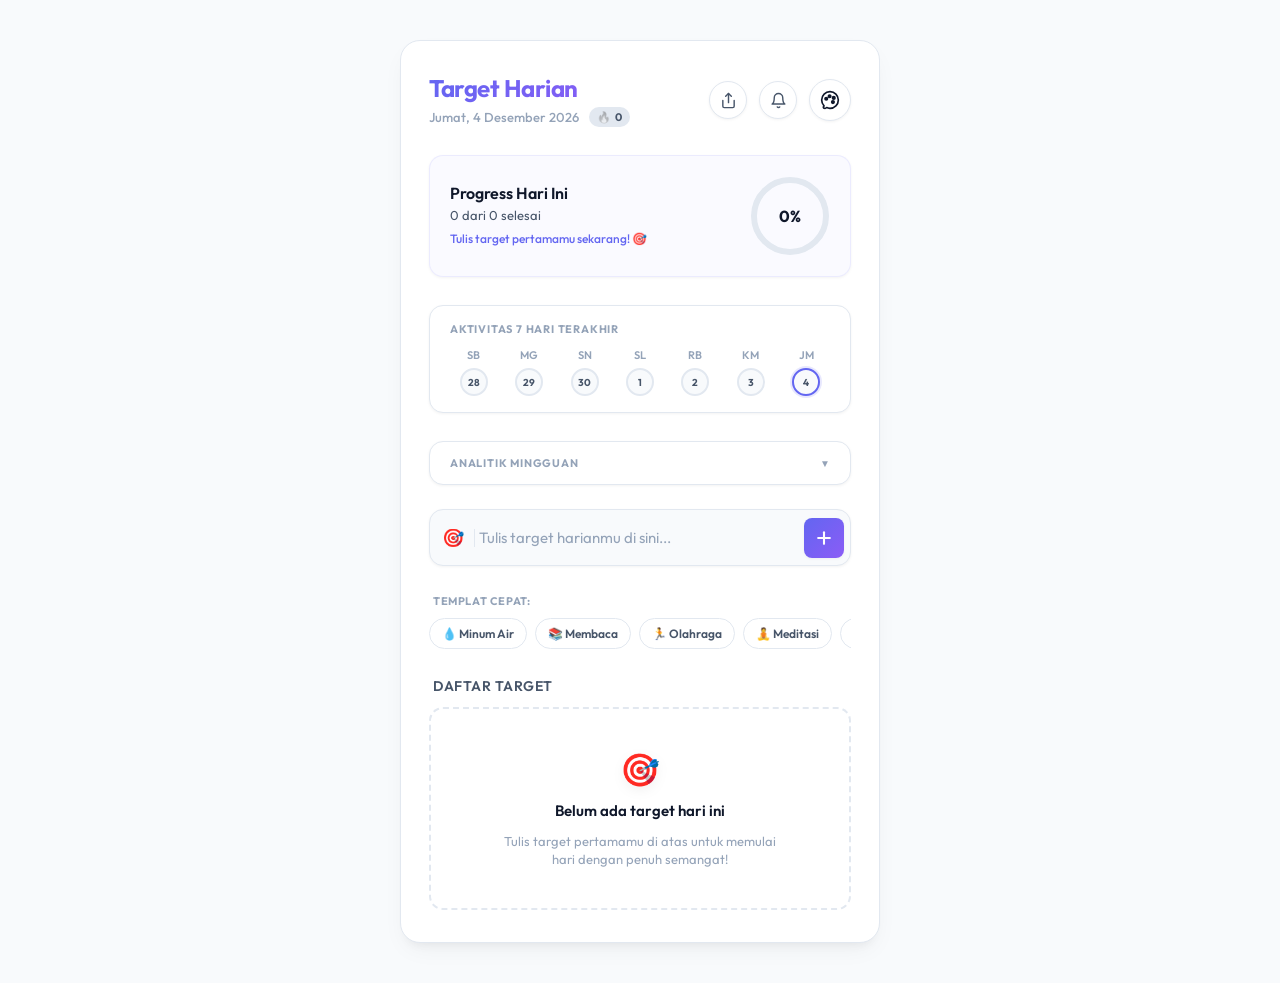
<file: index.html>
<!DOCTYPE html>
<html lang="id">
<head>
    <meta charset="UTF-8">
    <meta name="viewport" content="width=device-width, initial-scale=1.0">
    <title>Daily Goal Tracker</title>

    <!-- PWA Meta Tags -->
    <meta name="theme-color" content="#6366f1">
    <meta name="description" content="Aplikasi pelacak target harian dengan fitur streak, analitik mingguan, dan tema kustom.">
    <meta name="apple-mobile-web-app-capable" content="yes">
    <meta name="apple-mobile-web-app-status-bar-style" content="default">
    <meta name="apple-mobile-web-app-title" content="Daily Goals">
    <link rel="manifest" href="manifest.json">
    <link rel="apple-touch-icon" href="icons/icon-192.png">
    <link rel="icon" type="image/svg+xml" href="icons/icon.svg">

    <!-- Google Fonts -->
    <link rel="preconnect" href="https://fonts.googleapis.com">
    <link rel="preconnect" href="https://fonts.gstatic.com" crossorigin>
    <link href="https://fonts.googleapis.com/css2?family=Outfit:wght@300;400;500;600;700&display=swap" rel="stylesheet">
    <!-- Style Sheet -->
    <link rel="stylesheet" href="styles.css">
</head>
<body>

    <div class="app-container">
        <!-- Header -->
        <header>
            <div class="header-title-area">
                <h1>Target Harian</h1>
                <div class="header-sub">
                    <p id="current-date">Minggu, 19 Juli 2026</p>
                    <div class="streak-badge" id="streak-badge" title="Streak harian Anda">
                        <span class="streak-icon" id="streak-icon">🔥</span>
                        <span class="streak-count" id="streak-count">0</span>
                    </div>
                </div>
            </div>
            <div class="header-controls">
                <!-- Share Button -->
                <button class="header-btn" id="share-btn" title="Bagikan Pencapaian">
                    <svg viewBox="0 0 24 24" fill="none" stroke="currentColor" stroke-width="2" stroke-linecap="round" stroke-linejoin="round">
                        <path d="M4 12v8a2 2 0 0 0 2 2h12a2 2 0 0 0 2-2v-8"></path>
                        <polyline points="16 6 12 2 8 6"></polyline>
                        <line x1="12" y1="2" x2="12" y2="15"></line>
                    </svg>
                </button>
                <!-- Notification Bell Button -->
                <button class="header-btn" id="notification-btn" title="Aktifkan Pengingat Harian">
                    <svg viewBox="0 0 24 24" fill="none" stroke="currentColor" stroke-width="2" stroke-linecap="round" stroke-linejoin="round">
                        <path d="M18 8A6 6 0 0 0 6 8c0 7-3 9-3 9h18s-3-2-3-9"></path>
                        <path d="M13.73 21a2 2 0 0 1-3.46 0"></path>
                    </svg>
                </button>
                <div class="theme-select-container">
                    <button class="theme-toggle-btn" id="theme-toggle" aria-label="Ganti Tema">
                        <!-- Palette Icon -->
                        <svg viewBox="0 0 24 24" fill="none" stroke="currentColor" stroke-width="2" stroke-linecap="round" stroke-linejoin="round">
                            <path d="M12 22C17.5228 22 22 17.5228 22 12C22 6.47715 17.5228 2 12 2C6.47715 2 2 6.47715 2 12C2 14.7255 3.09032 17.1962 4.85857 19C4.85857 19 4 20 4 21C4 22 5 22 6 22C7 22 8 21 8 21C9.80384 21.9097 12.2745 22 12 22Z"></path>
                            <circle cx="7.5" cy="10.5" r="1.5" fill="currentColor"></circle>
                            <circle cx="11.5" cy="7.5" r="1.5" fill="currentColor"></circle>
                            <circle cx="16.5" cy="9.5" r="1.5" fill="currentColor"></circle>
                            <circle cx="15.5" cy="14.5" r="1.5" fill="currentColor"></circle>
                        </svg>
                    </button>
                    <!-- Custom Theme Dropdown menu -->
                    <div class="theme-dropdown" id="theme-dropdown">
                        <div class="theme-option" data-theme="light">Terang</div>
                        <div class="theme-option" data-theme="dark">Gelap</div>
                        <div class="theme-option locked" data-theme="matcha" id="theme-opt-matcha">
                            <span>Matcha Calm</span> <span class="lock-indicator">🔒</span>
                        </div>
                        <div class="theme-option locked" data-theme="rose" id="theme-opt-rose">
                            <span>Rose Quartz</span> <span class="lock-indicator">🔒</span>
                        </div>
                    </div>
                </div>
            </div>
        </header>

        <!-- Progress Card -->
        <div class="progress-card">
            <div class="progress-info">
                <h2>Progress Hari Ini</h2>
                <p id="progress-stats">0 dari 0 selesai</p>
                <span class="progress-motivation" id="progress-motivation">Tulis target pertamamu sekarang! 🎯</span>
            </div>
            <div class="progress-circle-container">
                <svg class="progress-ring" width="80" height="80">
                    <defs>
                        <linearGradient id="progress-gradient" x1="0%" y1="0%" x2="100%" y2="100%">
                            <stop offset="0%" stop-color="var(--gradient-start)" />
                            <stop offset="100%" stop-color="var(--gradient-end)" />
                        </linearGradient>
                    </defs>
                    <circle class="progress-ring-circle-bg" stroke-width="6" fill="transparent" r="36" cx="40" cy="40"/>
                    <circle class="progress-ring-circle" stroke-width="6" fill="transparent" r="36" cx="40" cy="40"/>
                </svg>
                <div class="progress-percentage" id="progress-percentage">0%</div>
            </div>
        </div>

        <!-- Weekly Activity Card -->
        <div class="activity-card">
            <h3 class="activity-title">Aktivitas 7 Hari Terakhir</h3>
            <div class="activity-grid" id="activity-grid">
                <!-- Days injected by JS -->
            </div>
        </div>

        <!-- Weekly Analytics Card -->
        <div class="analytics-card collapsed" id="analytics-card">
            <div class="analytics-header" id="analytics-toggle-btn">
                <h3 class="analytics-title">Analitik Mingguan</h3>
                <span class="toggle-icon">▼</span>
            </div>
            <div class="analytics-body" id="analytics-body">
                <div class="chart-container" id="chart-container">
                    <!-- SVG Bar Chart injected by JS -->
                </div>
            </div>
        </div>

        <!-- Add Goal Input -->
        <form class="input-form" id="goal-form">
            <div class="input-wrapper">
                <!-- Category Select Dropdown -->
                <select id="goal-category" class="category-select" aria-label="Pilih Kategori">
                    <option value="umum" title="Umum">🎯</option>
                    <option value="kerja" title="Kerja">💼</option>
                    <option value="belajar" title="Belajar">📚</option>
                    <option value="kesehatan" title="Kesehatan">🏃</option>
                    <option value="keuangan" title="Keuangan">💰</option>
                </select>
                <input type="text" id="goal-input" placeholder="Tulis target harianmu di sini..." maxlength="80" required autocomplete="off">
                <button type="submit" class="add-goal-btn" aria-label="Tambah target">
                    <svg viewBox="0 0 24 24">
                        <line x1="12" y1="5" x2="12" y2="19"></line>
                        <line x1="5" y1="12" x2="19" y2="12"></line>
                    </svg>
                </button>
            </div>
        </form>

        <!-- Quick Templates Presets -->
        <div class="templates-container">
            <span class="templates-title">Templat Cepat:</span>
            <div class="templates-list">
                <button type="button" class="template-chip" data-text="Minum air 2 liter" data-category="kesehatan">💧 Minum Air</button>
                <button type="button" class="template-chip" data-text="Membaca buku 15 menit" data-category="belajar">📚 Membaca</button>
                <button type="button" class="template-chip" data-text="Olahraga / stretching 15 menit" data-category="kesehatan">🏃 Olahraga</button>
                <button type="button" class="template-chip" data-text="Meditasi pagi 5 menit" data-category="kesehatan">🧘 Meditasi</button>
                <button type="button" class="template-chip" data-text="Tinjau tugas harian" data-category="kerja">💼 Review Kerja</button>
                <button type="button" class="template-chip" data-text="Catat pengeluaran hari ini" data-category="keuangan">💰 Catat Uang</button>
            </div>
        </div>

        <!-- Goals List Section -->
        <div class="list-section-header">
            <h3>Daftar Target</h3>
            <button class="clear-completed-btn" id="clear-completed" style="display: none;">
                <svg width="14" height="14" viewBox="0 0 24 24" fill="none" stroke="currentColor" stroke-width="2" stroke-linecap="round" stroke-linejoin="round"><polyline points="3 6 5 6 21 6"></polyline><path d="M19 6v14a2 2 0 0 1-2 2H7a2 2 0 0 1-2-2V6m3 0V4a2 2 0 0 1 2-2h4a2 2 0 0 1 2 2v2"></path></svg>
                Bersihkan Selesai
            </button>
        </div>

        <ul class="goals-list" id="goals-list">
            <!-- Items injected by JS -->
        </ul>

        <!-- Empty State -->
        <div class="empty-state" id="empty-state">
            <div class="empty-icon">🎯</div>
            <p class="empty-title">Belum ada target hari ini</p>
            <p class="empty-desc">Tulis target pertamamu di atas untuk memulai hari dengan penuh semangat!</p>
        </div>
    </div>

    <!-- Celebration Canvas -->
    <div class="celebration-canvas" id="celebration-canvas"></div>

    <!-- Hidden Canvas for Shareable Image Generation -->
    <canvas id="share-canvas" width="600" height="600" style="display: none;"></canvas>

    <!-- New Record Modal -->
    <div class="modal-overlay" id="record-modal">
        <div class="modal-card">
            <div class="modal-badge">🏆</div>
            <h2 class="modal-title">Rekor Streak Baru!</h2>
            <p class="modal-desc">Hebat! Kamu telah mencapai streak terlama baru: <strong id="modal-streak-val">0</strong> hari berurutan.</p>
            
            <div class="reward-box">
                <span class="reward-gift">🎁</span>
                <div class="reward-info">
                    <p class="reward-title">Tema Baru Terbuka!</p>
                    <p class="reward-desc">"Matcha Calm" & "Rose Quartz" kini siap digunakan.</p>
                </div>
            </div>
            
            <div class="modal-actions">
                <button class="modal-btn primary-btn" id="modal-apply-theme-btn">Pakai Tema Pastel</button>
                <button class="modal-btn secondary-btn" id="modal-close-btn">Mantap!</button>
            </div>
        </div>
    </div>

    <!-- Application JavaScript -->
    <script src="app.js" defer></script>

    <!-- Service Worker Registration -->
    <script>
        if ('serviceWorker' in navigator) {
            navigator.serviceWorker.register('sw.js');
        }
    </script>
</body>
</html>
</file>
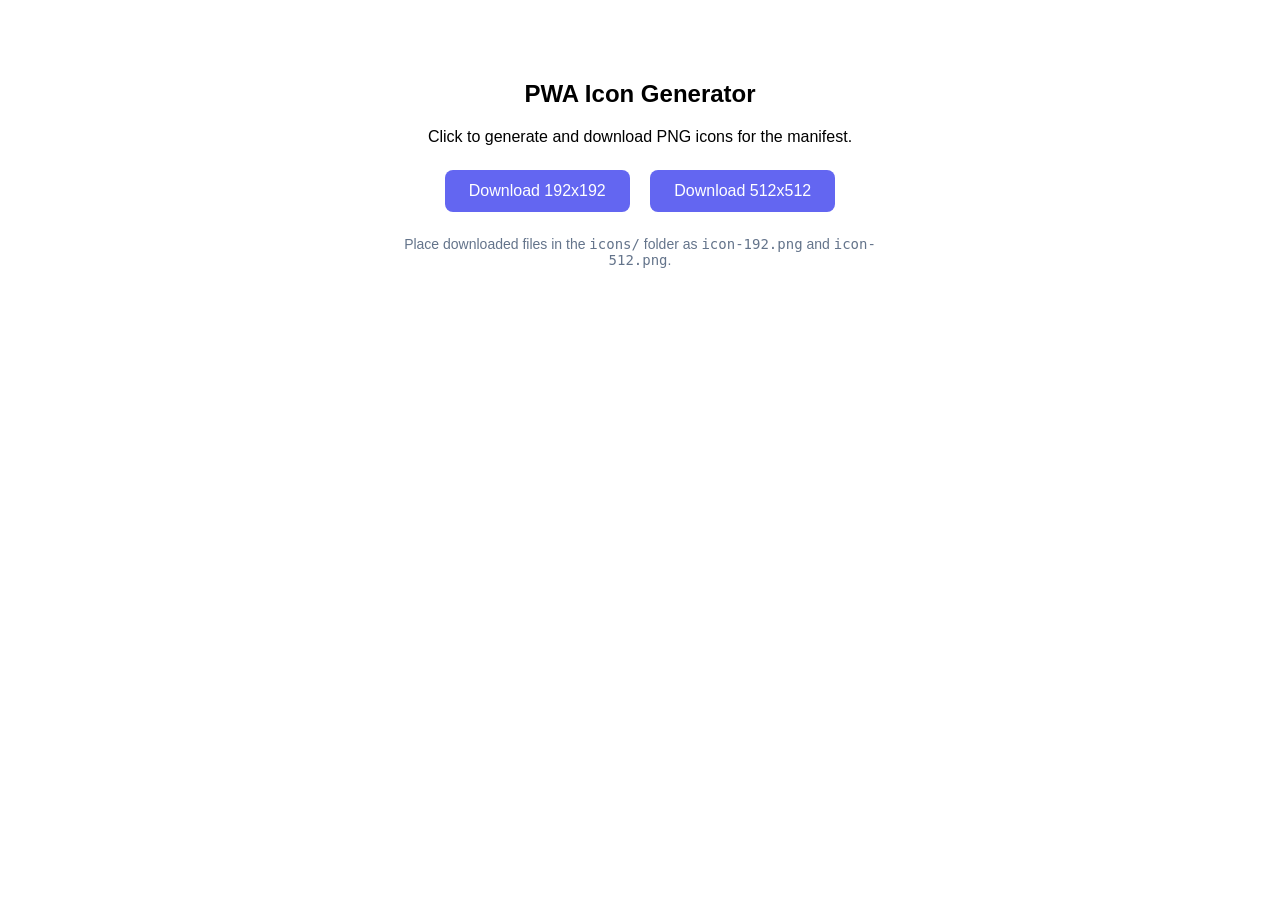
<file: generate-icons.html>
<!DOCTYPE html>
<html lang="en">
<head>
    <meta charset="UTF-8">
    <title>Generate PWA Icons</title>
    <style>
        body { font-family: sans-serif; max-width: 500px; margin: 40px auto; padding: 20px; text-align: center; }
        button { padding: 12px 24px; font-size: 16px; border-radius: 8px; border: none; background: #6366f1; color: white; cursor: pointer; margin: 8px; }
        button:hover { background: #4f46e5; }
        canvas { border: 1px solid #e2e8f0; border-radius: 8px; margin: 8px; }
        .info { color: #64748b; font-size: 14px; margin-top: 16px; }
    </style>
</head>
<body>
    <h2>PWA Icon Generator</h2>
    <p>Click to generate and download PNG icons for the manifest.</p>
    <button onclick="generate(192)">Download 192x192</button>
    <button onclick="generate(512)">Download 512x512</button>
    <div id="preview"></div>
    <p class="info">Place downloaded files in the <code>icons/</code> folder as <code>icon-192.png</code> and <code>icon-512.png</code>.</p>

    <script>
        function generate(size) {
            const canvas = document.createElement('canvas');
            canvas.width = size;
            canvas.height = size;
            const ctx = canvas.getContext('2d');
            const s = size / 512;

            // Background gradient
            const grad = ctx.createLinearGradient(0, 0, size, size);
            grad.addColorStop(0, '#6366f1');
            grad.addColorStop(1, '#8b5cf6');
            ctx.fillStyle = grad;
            roundRect(ctx, 0, 0, size, size, 96 * s);
            ctx.fill();

            // Circle track
            ctx.strokeStyle = 'rgba(255,255,255,0.3)';
            ctx.lineWidth = 18 * s;
            ctx.beginPath();
            ctx.arc(256 * s, 220 * s, 100 * s, 0, Math.PI * 2);
            ctx.stroke();

            // Circle progress
            ctx.strokeStyle = 'white';
            ctx.lineWidth = 18 * s;
            ctx.lineCap = 'round';
            ctx.beginPath();
            ctx.arc(256 * s, 220 * s, 100 * s, -Math.PI / 2, -Math.PI / 2 + Math.PI * 1.5);
            ctx.stroke();

            // Checkmark
            ctx.strokeStyle = 'white';
            ctx.lineWidth = 18 * s;
            ctx.lineCap = 'round';
            ctx.lineJoin = 'round';
            ctx.beginPath();
            ctx.moveTo(220 * s, 220 * s);
            ctx.lineTo(248 * s, 248 * s);
            ctx.lineTo(296 * s, 200 * s);
            ctx.stroke();

            // Text
            ctx.fillStyle = 'rgba(255,255,255,0.9)';
            ctx.font = `bold ${52 * s}px sans-serif`;
            ctx.textAlign = 'center';
            ctx.fillText('GOALS', 256 * s, 400 * s);

            // Download
            const link = document.createElement('a');
            link.download = `icon-${size}.png`;
            link.href = canvas.toDataURL('image/png');
            link.click();
        }

        function roundRect(ctx, x, y, w, h, r) {
            ctx.beginPath();
            ctx.moveTo(x + r, y);
            ctx.lineTo(x + w - r, y);
            ctx.quadraticCurveTo(x + w, y, x + w, y + r);
            ctx.lineTo(x + w, y + h - r);
            ctx.quadraticCurveTo(x + w, y + h, x + w - r, y + h);
            ctx.lineTo(x + r, y + h);
            ctx.quadraticCurveTo(x, y + h, x, y + h - r);
            ctx.lineTo(x, y + r);
            ctx.quadraticCurveTo(x, y, x + r, y);
            ctx.closePath();
        }
    </script>
</body>
</html>
</file>
<file: styles.css>
:root {
    /* Light Mode Colors */
    --bg-primary: #f8fafc;
    --bg-card: #ffffff;
    --border-color: #e2e8f0;
    --border-hover: #cbd5e1;
    
    --text-primary: #0f172a;
    --text-secondary: #475569;
    --text-muted: #94a3b8;
    
    --accent-gradient: linear-gradient(135deg, #6366f1 0%, #8b5cf6 100%);
    --accent-color: #6366f1;
    --accent-hover: #4f46e5;
    --accent-glow: rgba(99, 102, 241, 0.15);
    --gradient-start: #6366f1;
    --gradient-end: #8b5cf6;
    
    --success-color: #10b981;
    --success-bg: #ecfdf5;
    --success-glow: rgba(16, 185, 129, 0.15);
    
    --danger-color: #ef4444;
    --danger-bg: #fef2f2;
    --danger-hover: #dc2626;
    
    --shadow-sm: 0 1px 3px rgba(0, 0, 0, 0.05);
    --shadow-md: 0 4px 6px -1px rgba(0, 0, 0, 0.05), 0 2px 4px -1px rgba(0, 0, 0, 0.03);
    --shadow-lg: 0 10px 25px -5px rgba(0, 0, 0, 0.05), 0 8px 10px -6px rgba(0, 0, 0, 0.05);
    
    --radius-lg: 20px;
    --radius-md: 14px;
    --radius-sm: 8px;
    
    --transition-fast: 0.2s cubic-bezier(0.4, 0, 0.2, 1);
    --transition-normal: 0.3s cubic-bezier(0.4, 0, 0.2, 1);
}

[data-theme="dark"] {
    /* Dark Mode Colors */
    --bg-primary: #090d16;
    --bg-card: #131b2e;
    --border-color: #222f4b;
    --border-hover: #2e3e60;
    
    --text-primary: #f8fafc;
    --text-secondary: #cbd5e1;
    --text-muted: #64748b;
    
    --accent-color: #8b5cf6;
    --accent-hover: #7c3aed;
    --accent-glow: rgba(139, 92, 246, 0.25);
    --gradient-start: #8b5cf6;
    --gradient-end: #d946ef;
    
    --success-color: #34d399;
    --success-bg: rgba(52, 211, 153, 0.1);
    --success-glow: rgba(52, 211, 153, 0.25);
    
    --danger-color: #f87171;
    --danger-bg: rgba(248, 113, 113, 0.12);
    --danger-hover: #ef4444;
    
    --shadow-sm: 0 1px 3px rgba(0, 0, 0, 0.2);
    --shadow-md: 0 4px 6px -1px rgba(0, 0, 0, 0.3);
    --shadow-lg: 0 15px 35px -10px rgba(0, 0, 0, 0.4), 0 10px 20px -10px rgba(0, 0, 0, 0.3);
}

* {
    box-sizing: border-box;
    margin: 0;
    padding: 0;
}

body {
    background-color: var(--bg-primary);
    color: var(--text-primary);
    font-family: 'Outfit', sans-serif;
    transition: background-color var(--transition-normal), color var(--transition-normal);
    min-height: 100vh;
    display: flex;
    justify-content: center;
    align-items: flex-start;
}

/* Container Layout */
.app-container {
    width: 100%;
    max-width: 480px;
    padding: 32px 20px 48px;
    display: flex;
    flex-direction: column;
    min-height: 100vh;
}

@media (min-width: 480px) {
    body {
        align-items: center;
        padding: 40px 0;
    }
    .app-container {
        min-height: auto;
        background-color: var(--bg-card);
        border: 1px solid var(--border-color);
        border-radius: var(--radius-lg);
        box-shadow: var(--shadow-lg);
        padding: 32px 28px;
        transition: background-color var(--transition-normal), border-color var(--transition-normal), box-shadow var(--transition-normal);
    }
}

/* Header Styles */
header {
    display: flex;
    justify-content: space-between;
    align-items: center;
    margin-bottom: 28px;
}

.header-title-area h1 {
    font-size: 24px;
    font-weight: 700;
    letter-spacing: -0.5px;
    margin-bottom: 4px;
    background: var(--accent-gradient);
    -webkit-background-clip: text;
    -webkit-text-fill-color: transparent;
}

.header-title-area p {
    font-size: 13px;
    color: var(--text-muted);
    font-weight: 500;
}

.theme-toggle-btn {
    width: 42px;
    height: 42px;
    border-radius: 50%;
    border: 1px solid var(--border-color);
    background-color: var(--bg-card);
    color: var(--text-primary);
    display: flex;
    align-items: center;
    justify-content: center;
    cursor: pointer;
    transition: all var(--transition-fast);
    box-shadow: var(--shadow-sm);
}

.theme-toggle-btn:hover {
    border-color: var(--border-hover);
    transform: scale(1.05);
    background-color: var(--bg-primary);
}

.theme-toggle-btn:active {
    transform: scale(0.95);
}

.theme-toggle-btn svg {
    width: 20px;
    height: 20px;
    fill: none;
    stroke: currentColor;
    stroke-width: 2;
    stroke-linecap: round;
    stroke-linejoin: round;
}

.header-sub {
    display: flex;
    align-items: center;
    gap: 10px;
    margin-top: 4px;
}

.streak-badge {
    display: inline-flex;
    align-items: center;
    gap: 4px;
    background-color: var(--border-color);
    padding: 3px 8px;
    border-radius: 20px;
    font-size: 11px;
    font-weight: 700;
    transition: all var(--transition-fast);
    cursor: pointer;
    user-select: none;
    color: var(--text-secondary);
}

.streak-badge.active {
    background-color: var(--success-bg);
    color: var(--success-color);
    box-shadow: 0 0 8px var(--success-glow);
}

.streak-badge.supercharged {
    background-color: #fef3c7; /* soft warm amber background */
    color: #d97706; /* amber 600 */
    box-shadow: 0 0 12px rgba(217, 119, 6, 0.2);
    animation: streak-glow 1.5s ease-in-out infinite alternate;
}

@keyframes streak-glow {
    from {
        transform: scale(1);
        box-shadow: 0 0 6px rgba(217, 119, 6, 0.15);
    }
    to {
        transform: scale(1.04);
        box-shadow: 0 0 12px rgba(217, 119, 6, 0.35);
    }
}

.streak-badge .streak-icon {
    filter: grayscale(1);
    opacity: 0.5;
    transition: all var(--transition-normal);
}

.streak-badge.active .streak-icon {
    filter: grayscale(0);
    opacity: 1;
}

.header-controls {
    display: flex;
    align-items: center;
    gap: 12px;
}

.theme-select-container {
    position: relative;
}

.theme-dropdown {
    position: absolute;
    top: calc(100% + 8px);
    right: 0;
    background-color: var(--bg-card);
    border: 1px solid var(--border-color);
    border-radius: var(--radius-md);
    padding: 6px;
    min-width: 145px;
    box-shadow: var(--shadow-lg);
    display: none;
    flex-direction: column;
    gap: 4px;
    z-index: 1000;
    animation: fadeIn 0.15s ease forwards;
}

.theme-dropdown.show {
    display: flex;
}

@keyframes fadeIn {
    from { opacity: 0; transform: translateY(-4px); }
    to { opacity: 1; transform: translateY(0); }
}

.theme-option {
    padding: 8px 12px;
    font-size: 13px;
    font-weight: 500;
    border-radius: var(--radius-sm);
    cursor: pointer;
    display: flex;
    justify-content: space-between;
    align-items: center;
    color: var(--text-secondary);
    transition: all var(--transition-fast);
}

.theme-option:hover:not(.locked) {
    background-color: var(--bg-primary);
    color: var(--text-primary);
}

.theme-option.active {
    background-color: var(--accent-glow);
    color: var(--accent-color);
    font-weight: 600;
}

.theme-option.locked {
    opacity: 0.4;
    cursor: not-allowed;
}

.lock-indicator {
    font-size: 11px;
}

/* Progress Card */
.progress-card {
    background-color: var(--bg-primary);
    border: 1px solid var(--border-color);
    border-radius: var(--radius-md);
    padding: 20px;
    margin-bottom: 28px;
    display: flex;
    justify-content: space-between;
    align-items: center;
    position: relative;
    overflow: hidden;
    box-shadow: var(--shadow-sm);
    transition: background-color var(--transition-normal), border-color var(--transition-normal);
}

@media (min-width: 480px) {
    .progress-card {
        /* In desktop mode inside card, make it look different/contrasted */
        background-color: rgba(99, 102, 241, 0.03);
        border-color: rgba(99, 102, 241, 0.1);
    }
    [data-theme="dark"] .progress-card {
        background-color: rgba(139, 92, 246, 0.03);
        border-color: rgba(139, 92, 246, 0.1);
    }
}

.progress-info {
    flex: 1;
    padding-right: 16px;
}

.progress-info h2 {
    font-size: 16px;
    font-weight: 600;
    margin-bottom: 4px;
    color: var(--text-primary);
}

.progress-info p {
    font-size: 13px;
    color: var(--text-secondary);
    margin-bottom: 8px;
}

.progress-motivation {
    font-size: 12px;
    font-weight: 500;
    color: var(--accent-color);
    display: block;
    min-height: 18px;
    transition: color var(--transition-normal);
}

.progress-circle-container {
    position: relative;
    width: 80px;
    height: 80px;
    display: flex;
    align-items: center;
    justify-content: center;
}

.progress-ring {
    transform: rotate(-90deg);
}

.progress-ring-circle-bg {
    stroke: var(--border-color);
    transition: stroke var(--transition-normal);
}

.progress-ring-circle {
    stroke-dasharray: 226.2; /* 2 * PI * r (r=36) */
    stroke-dashoffset: 226.2;
    transition: stroke-dashoffset 0.6s cubic-bezier(0.4, 0, 0.2, 1);
}

.progress-percentage {
    position: absolute;
    font-size: 16px;
    font-weight: 700;
    color: var(--text-primary);
}

/* Input Container */
.input-form {
    position: relative;
    margin-bottom: 28px;
}

.input-wrapper {
    display: flex;
    align-items: center;
    gap: 0;
    background-color: var(--bg-card);
    border: 1.5px solid var(--border-color);
    border-radius: var(--radius-md);
    padding: 6px 6px 6px 12px;
    transition: border-color var(--transition-fast), box-shadow var(--transition-fast);
    box-shadow: var(--shadow-sm);
}

@media (min-width: 480px) {
    .input-wrapper {
        background-color: var(--bg-primary);
    }
}

.input-wrapper:focus-within {
    border-color: var(--accent-color);
    box-shadow: 0 0 0 3px var(--accent-glow);
    background-color: var(--bg-card);
}

.input-wrapper input {
    flex: 1;
    border: none;
    outline: none;
    background: transparent;
    font-family: inherit;
    font-size: 15px;
    color: var(--text-primary);
    padding: 12px 0;
}

.input-wrapper input::placeholder {
    color: var(--text-muted);
}

.add-goal-btn {
    width: 40px;
    height: 40px;
    border-radius: var(--radius-sm);
    background: var(--accent-gradient);
    color: white;
    border: none;
    display: flex;
    align-items: center;
    justify-content: center;
    cursor: pointer;
    transition: all var(--transition-fast);
    box-shadow: var(--shadow-sm);
}

.add-goal-btn:hover {
    transform: scale(1.03);
    box-shadow: 0 4px 12px var(--accent-glow);
}

.add-goal-btn:active {
    transform: scale(0.97);
}

.add-goal-btn svg {
    width: 20px;
    height: 20px;
    fill: none;
    stroke: currentColor;
    stroke-width: 2.5;
    stroke-linecap: round;
    stroke-linejoin: round;
}

/* Goal List Section */
.list-section-header {
    display: flex;
    justify-content: space-between;
    align-items: center;
    margin-bottom: 12px;
    padding: 0 4px;
}

.list-section-header h3 {
    font-size: 14px;
    font-weight: 600;
    color: var(--text-secondary);
    text-transform: uppercase;
    letter-spacing: 0.5px;
}

.clear-completed-btn {
    background: transparent;
    border: none;
    font-size: 12px;
    font-weight: 600;
    color: var(--text-muted);
    cursor: pointer;
    padding: 4px 8px;
    border-radius: var(--radius-sm);
    transition: all var(--transition-fast);
    display: flex;
    align-items: center;
    gap: 4px;
}

.clear-completed-btn:hover {
    color: var(--danger-color);
    background-color: var(--danger-bg);
}

.goals-list {
    list-style: none;
    display: flex;
    flex-direction: column;
    gap: 12px;
}

/* Goal Item Card */
.goal-item {
    background-color: var(--bg-card);
    border: 1px solid var(--border-color);
    border-radius: var(--radius-md);
    padding: 16px;
    display: flex;
    align-items: center;
    gap: 14px;
    box-shadow: var(--shadow-sm);
    transition: all var(--transition-normal);
    animation: slideIn var(--transition-normal) forwards;
    position: relative;
}

@keyframes slideIn {
    from {
        opacity: 0;
        transform: translateY(12px);
    }
    to {
        opacity: 1;
        transform: translateY(0);
    }
}

.goal-item.removing {
    animation: slideOut var(--transition-normal) forwards;
}

@keyframes slideOut {
    from {
        opacity: 1;
        transform: scale(1);
    }
    to {
        opacity: 0;
        transform: scale(0.9);
        height: 0;
        padding-top: 0;
        padding-bottom: 0;
        margin-bottom: -12px;
        border-color: transparent;
    }
}

.goal-item:hover {
    border-color: var(--border-hover);
    box-shadow: var(--shadow-md);
    transform: translateY(-1px);
}

/* Checkbox Styling */
.goal-checkbox {
    width: 24px;
    height: 24px;
    border-radius: 50%;
    border: 2px solid var(--border-color);
    display: flex;
    align-items: center;
    justify-content: center;
    cursor: pointer;
    transition: all var(--transition-fast);
    flex-shrink: 0;
    background-color: var(--bg-card);
}

.goal-checkbox:hover {
    border-color: var(--accent-color);
    box-shadow: 0 0 0 3px var(--accent-glow);
}

.goal-checkbox svg {
    width: 12px;
    height: 12px;
    fill: none;
    stroke: white;
    stroke-width: 3;
    stroke-linecap: round;
    stroke-linejoin: round;
    transform: scale(0);
    transition: transform var(--transition-fast);
}

.goal-item.completed .goal-checkbox {
    background: var(--accent-gradient);
    border-color: transparent;
}

.goal-item.completed .goal-checkbox svg {
    transform: scale(1);
}

/* Text Area */
.goal-text-wrapper {
    flex: 1;
    min-width: 0;
    cursor: pointer;
}

.goal-text {
    font-size: 15px;
    font-weight: 500;
    color: var(--text-primary);
    line-height: 1.4;
    transition: all var(--transition-normal);
    word-wrap: break-word;
    display: block;
}

.goal-item.completed .goal-text {
    color: var(--text-muted);
    text-decoration: line-through;
    text-decoration-color: var(--text-muted);
}

/* Editing Mode */
.goal-edit-input {
    width: 100%;
    border: none;
    border-bottom: 2px solid var(--accent-color);
    background: transparent;
    font-family: inherit;
    font-size: 15px;
    font-weight: 500;
    color: var(--text-primary);
    outline: none;
    padding: 2px 0;
}

/* Action Buttons */
.goal-actions {
    display: flex;
    gap: 4px;
    opacity: 0.6;
    transition: opacity var(--transition-fast);
}

.goal-item:hover .goal-actions {
    opacity: 1;
}

.action-btn {
    width: 32px;
    height: 32px;
    border-radius: var(--radius-sm);
    border: none;
    background: transparent;
    color: var(--text-muted);
    display: flex;
    align-items: center;
    justify-content: center;
    cursor: pointer;
    transition: all var(--transition-fast);
}

.action-btn svg {
    width: 16px;
    height: 16px;
    fill: none;
    stroke: currentColor;
    stroke-width: 2;
}

.edit-btn:hover {
    color: var(--accent-color);
    background-color: var(--bg-primary);
}

.delete-btn:hover {
    color: var(--danger-color);
    background-color: var(--danger-bg);
}

/* Empty State */
.empty-state {
    text-align: center;
    padding: 40px 20px;
    border: 2px dashed var(--border-color);
    border-radius: var(--radius-md);
    display: flex;
    flex-direction: column;
    align-items: center;
    gap: 12px;
    transition: border-color var(--transition-normal);
}

.empty-icon {
    font-size: 32px;
    filter: drop-shadow(0 4px 6px rgba(0,0,0,0.05));
}

.empty-title {
    font-size: 15px;
    font-weight: 600;
    color: var(--text-primary);
}

.empty-desc {
    font-size: 13px;
    color: var(--text-muted);
    line-height: 1.4;
    max-width: 280px;
}

/* Particles animation container */
.celebration-canvas {
    position: fixed;
    top: 0;
    left: 0;
    width: 100vw;
    height: 100vh;
    pointer-events: none;
    z-index: 9999;
}

.confetti {
    position: absolute;
    font-size: 20px;
    animation: fall linear forwards;
}

@keyframes fall {
    0% {
        transform: translateY(-20px) rotate(0deg) scale(0.5);
        opacity: 1;
    }
    80% {
        opacity: 1;
    }
    100% {
        transform: translateY(100vh) rotate(720deg) scale(1.2);
        opacity: 0;
    }
}

/* --- Soft Theme: Matcha Calm --- */
[data-theme="matcha"] {
    --bg-primary: #f2f6f3;
    --bg-card: #ffffff;
    --border-color: #d8e2dc;
    --border-hover: #c4d4ca;
    
    --text-primary: #2d3e33;
    --text-secondary: #4a5c51;
    --text-muted: #8ca395;
    
    --accent-gradient: linear-gradient(135deg, #a3c4bc 0%, #689f92 100%);
    --accent-color: #689f92;
    --accent-hover: #507e74;
    --accent-glow: rgba(104, 159, 146, 0.15);
    --gradient-start: #a3c4bc;
    --gradient-end: #689f92;
    
    --success-color: #558276;
    --success-bg: #eaf2ef;
    --success-glow: rgba(85, 130, 118, 0.15);
    
    --danger-color: #c97a7a;
    --danger-bg: #faf0f0;
    --danger-hover: #b35c5c;
    
    --shadow-sm: 0 1px 3px rgba(45, 62, 51, 0.03);
    --shadow-md: 0 4px 6px -1px rgba(45, 62, 51, 0.05);
    --shadow-lg: 0 10px 25px -5px rgba(45, 62, 51, 0.04);
}

/* Desktop override container for Matcha Calm */
[data-theme="matcha"] .progress-card {
    background-color: rgba(104, 159, 146, 0.05);
    border-color: rgba(104, 159, 146, 0.15);
}

/* --- Soft Theme: Rose Quartz --- */
[data-theme="rose"] {
    --bg-primary: #fbf6f6;
    --bg-card: #ffffff;
    --border-color: #ebdcdb;
    --border-hover: #e2c7c5;
    
    --text-primary: #4e3838;
    --text-secondary: #705454;
    --text-muted: #ab9090;
    
    --accent-gradient: linear-gradient(135deg, #ebb7b5 0%, #cc8b89 100%);
    --accent-color: #cc8b89;
    --accent-hover: #b36e6c;
    --accent-glow: rgba(204, 139, 137, 0.15);
    --gradient-start: #ebb7b5;
    --gradient-end: #cc8b89;
    
    --success-color: #bd7d7b;
    --success-bg: #fdf0f0;
    --success-glow: rgba(189, 125, 123, 0.15);
    
    --danger-color: #d17575;
    --danger-bg: #fef0f0;
    --danger-hover: #b85454;
    
    --shadow-sm: 0 1px 3px rgba(78, 56, 56, 0.03);
    --shadow-md: 0 4px 6px -1px rgba(78, 56, 56, 0.05);
    --shadow-lg: 0 10px 25px -5px rgba(78, 56, 56, 0.04);
}

/* Desktop override container for Rose Quartz */
[data-theme="rose"] .progress-card {
    background-color: rgba(204, 139, 137, 0.05);
    border-color: rgba(204, 139, 137, 0.15);
}

/* --- Reward Celebration Modal Overlay --- */
.modal-overlay {
    position: fixed;
    top: 0;
    left: 0;
    width: 100vw;
    height: 100vh;
    background-color: rgba(9, 13, 22, 0.35);
    backdrop-filter: blur(8px);
    -webkit-backdrop-filter: blur(8px);
    display: none;
    align-items: center;
    justify-content: center;
    z-index: 10000;
    padding: 20px;
    animation: modalFadeIn 0.2s ease forwards;
}

@keyframes modalFadeIn {
    from { opacity: 0; }
    to { opacity: 1; }
}

.modal-overlay.show {
    display: flex;
}

.modal-card {
    background-color: var(--bg-card);
    border: 1px solid var(--border-color);
    border-radius: var(--radius-lg);
    padding: 32px 24px;
    width: 100%;
    max-width: 380px;
    box-shadow: var(--shadow-lg);
    text-align: center;
    display: flex;
    flex-direction: column;
    align-items: center;
    animation: modalScaleIn 0.3s cubic-bezier(0.34, 1.56, 0.64, 1) forwards;
    color: var(--text-primary);
}

@keyframes modalScaleIn {
    from { transform: scale(0.92); opacity: 0; }
    to { transform: scale(1); opacity: 1; }
}

.modal-badge {
    font-size: 48px;
    margin-bottom: 16px;
    filter: drop-shadow(0 4px 6px rgba(0, 0, 0, 0.05));
    animation: bounce 2s infinite;
}

@keyframes bounce {
    0%, 100% { transform: translateY(0); }
    50% { transform: translateY(-8px); }
}

.modal-title {
    font-size: 20px;
    font-weight: 700;
    margin-bottom: 8px;
}

.modal-desc {
    font-size: 14px;
    color: var(--text-secondary);
    margin-bottom: 24px;
    line-height: 1.5;
}

.reward-box {
    display: flex;
    align-items: center;
    gap: 14px;
    background-color: var(--bg-primary);
    border: 1px solid var(--border-color);
    border-radius: var(--radius-md);
    padding: 16px;
    width: 100%;
    margin-bottom: 28px;
    text-align: left;
}

.reward-gift {
    font-size: 28px;
}

.reward-info {
    flex: 1;
}

.reward-title {
    font-size: 14px;
    font-weight: 700;
    color: var(--text-primary);
    margin-bottom: 2px;
}

.reward-desc {
    font-size: 12px;
    color: var(--text-muted);
}

.modal-actions {
    display: flex;
    flex-direction: column;
    gap: 10px;
    width: 100%;
}

.modal-btn {
    width: 100%;
    padding: 14px;
    border-radius: var(--radius-md);
    font-family: inherit;
    font-size: 14px;
    font-weight: 600;
    cursor: pointer;
    transition: all var(--transition-fast);
    border: none;
}

.modal-btn.primary-btn {
    background: var(--accent-gradient);
    color: white;
    box-shadow: 0 4px 12px var(--accent-glow);
}

.modal-btn.primary-btn:hover {
    transform: scale(1.02);
    box-shadow: 0 6px 16px var(--accent-glow);
}

.modal-btn.secondary-btn {
    background: transparent;
    border: 1px solid var(--border-color);
    color: var(--text-secondary);
}

.modal-btn.secondary-btn:hover {
    background-color: var(--bg-primary);
    color: var(--text-primary);
}

/* --- Weekly Activity Grid --- */
.activity-card {
    background-color: var(--bg-card);
    border: 1px solid var(--border-color);
    border-radius: var(--radius-md);
    padding: 16px 20px;
    margin-bottom: 28px;
    box-shadow: var(--shadow-sm);
    transition: all var(--transition-normal);
}

.activity-title {
    font-size: 11px;
    font-weight: 700;
    color: var(--text-muted);
    margin-bottom: 12px;
    text-transform: uppercase;
    letter-spacing: 0.8px;
}

.activity-grid {
    display: flex;
    justify-content: space-between;
    align-items: center;
    gap: 8px;
}

.activity-day {
    display: flex;
    flex-direction: column;
    align-items: center;
    gap: 6px;
    flex: 1;
}

.day-label {
    font-size: 11px;
    font-weight: 600;
    color: var(--text-muted);
    text-transform: uppercase;
}

.day-dot {
    width: 28px;
    height: 28px;
    border-radius: 50%;
    border: 2px solid var(--border-color);
    background-color: var(--bg-primary);
    display: flex;
    align-items: center;
    justify-content: center;
    font-size: 10px;
    font-weight: 700;
    color: var(--text-secondary);
    transition: all var(--transition-normal);
    position: relative;
    cursor: default;
}

.activity-day.completed .day-dot {
    background: var(--accent-gradient);
    border-color: transparent;
    color: white;
    box-shadow: 0 4px 10px var(--accent-glow);
}

/* Today style marker */
.activity-day.today .day-dot {
    border-color: var(--accent-color);
    box-shadow: 0 0 0 2px var(--accent-glow);
}

/* --- Header Action Buttons (Share & Notification) --- */
.header-btn {
    width: 38px;
    height: 38px;
    border-radius: 50%;
    border: 1px solid var(--border-color);
    background-color: var(--bg-card);
    color: var(--text-secondary);
    display: flex;
    align-items: center;
    justify-content: center;
    cursor: pointer;
    transition: all var(--transition-fast);
    box-shadow: var(--shadow-sm);
    flex-shrink: 0;
}

.header-btn svg {
    width: 17px;
    height: 17px;
}

.header-btn:hover {
    border-color: var(--border-hover);
    background-color: var(--bg-primary);
    transform: scale(1.05);
    color: var(--text-primary);
}

.header-btn:active {
    transform: scale(0.95);
}

.header-btn.notif-on {
    color: var(--accent-color);
    border-color: var(--accent-color);
    background-color: var(--accent-glow);
}

/* --- Category Select in Input Form --- */
.category-select {
    border: none;
    outline: none;
    background: transparent;
    font-size: 18px;
    cursor: pointer;
    padding: 0 6px 0 0;
    margin-right: 4px;
    line-height: 1;
    appearance: none;
    -webkit-appearance: none;
    border-right: 1px solid var(--border-color);
    padding-right: 10px;
    flex-shrink: 0;
    color: var(--text-primary);
}

/* --- Category Pill Badge on Goal Items --- */
.category-badge {
    display: inline-flex;
    align-items: center;
    font-size: 11px;
    font-weight: 600;
    padding: 2px 7px;
    border-radius: 20px;
    margin-top: 4px;
    width: fit-content;
}

.category-badge[data-category="umum"]    { background: #f1f0ff; color: #6366f1; }
.category-badge[data-category="kerja"]   { background: #fff8e7; color: #c07a0c; }
.category-badge[data-category="belajar"] { background: #e8f4fd; color: #2e7fc4; }
.category-badge[data-category="kesehatan"] { background: #fff0f6; color: #c4698a; }
.category-badge[data-category="keuangan"]  { background: #f0fff4; color: #2e8a55; }

[data-theme="dark"] .category-badge[data-category="umum"]    { background: rgba(99,102,241,0.15); color: #a5b4fc; }
[data-theme="dark"] .category-badge[data-category="kerja"]   { background: rgba(251,191,36,0.12); color: #fbbf24; }
[data-theme="dark"] .category-badge[data-category="belajar"] { background: rgba(96,165,250,0.12); color: #93c5fd; }
[data-theme="dark"] .category-badge[data-category="kesehatan"] { background: rgba(249,168,212,0.12); color: #f9a8d4; }
[data-theme="dark"] .category-badge[data-category="keuangan"]  { background: rgba(52,211,153,0.12); color: #6ee7b7; }

/* --- Goal Text Wrapper multi-line with badge --- */
.goal-text-wrapper {
    display: flex;
    flex-direction: column;
    gap: 2px;
}

/* --- Quick Templates Presets --- */
.templates-container {
    margin-bottom: 24px;
}

.templates-title {
    display: block;
    font-size: 11px;
    font-weight: 700;
    color: var(--text-muted);
    text-transform: uppercase;
    letter-spacing: 0.6px;
    margin-bottom: 10px;
    padding: 0 4px;
}

.templates-list {
    display: flex;
    gap: 8px;
    overflow-x: auto;
    padding-bottom: 4px;
    scrollbar-width: none;
}

.templates-list::-webkit-scrollbar { display: none; }

.template-chip {
    flex-shrink: 0;
    padding: 7px 12px;
    border-radius: 20px;
    border: 1.5px solid var(--border-color);
    background-color: var(--bg-card);
    color: var(--text-secondary);
    font-family: inherit;
    font-size: 12px;
    font-weight: 600;
    cursor: pointer;
    transition: all var(--transition-fast);
    white-space: nowrap;
}

.template-chip:hover {
    border-color: var(--accent-color);
    color: var(--accent-color);
    background-color: var(--accent-glow);
    transform: translateY(-1px);
}

.template-chip:active {
    transform: translateY(0) scale(0.97);
}

/* --- Weekly Analytics Collapsible Card --- */
.analytics-card {
    background-color: var(--bg-card);
    border: 1px solid var(--border-color);
    border-radius: var(--radius-md);
    margin-bottom: 24px;
    box-shadow: var(--shadow-sm);
    overflow: hidden;
    transition: all var(--transition-normal);
}

.analytics-header {
    display: flex;
    justify-content: space-between;
    align-items: center;
    padding: 14px 20px;
    cursor: pointer;
    user-select: none;
    transition: background-color var(--transition-fast);
}

.analytics-header:hover {
    background-color: var(--bg-primary);
}

.analytics-title {
    font-size: 11px;
    font-weight: 700;
    color: var(--text-muted);
    text-transform: uppercase;
    letter-spacing: 0.8px;
}

.toggle-icon {
    font-size: 10px;
    color: var(--text-muted);
    transition: transform var(--transition-normal);
}

.analytics-card.collapsed .analytics-body { display: none; }
.analytics-card:not(.collapsed) .toggle-icon { transform: rotate(180deg); }

.analytics-body {
    padding: 0 20px 16px;
}

.chart-container {
    width: 100%;
}

.chart-container svg {
    width: 100%;
    overflow: visible;
}

.chart-bar-bg {
    fill: var(--bg-primary);
    rx: 4;
}

.chart-bar {
    rx: 4;
    transition: height 0.5s cubic-bezier(0.4, 0, 0.2, 1);
}

.chart-label {
    font-family: 'Outfit', sans-serif;
    font-size: 9px;
    font-weight: 600;
    fill: var(--text-muted);
    text-anchor: middle;
    text-transform: uppercase;
}

.chart-pct {
    font-family: 'Outfit', sans-serif;
    font-size: 9px;
    font-weight: 700;
    fill: var(--text-secondary);
    text-anchor: middle;
}
</file>
